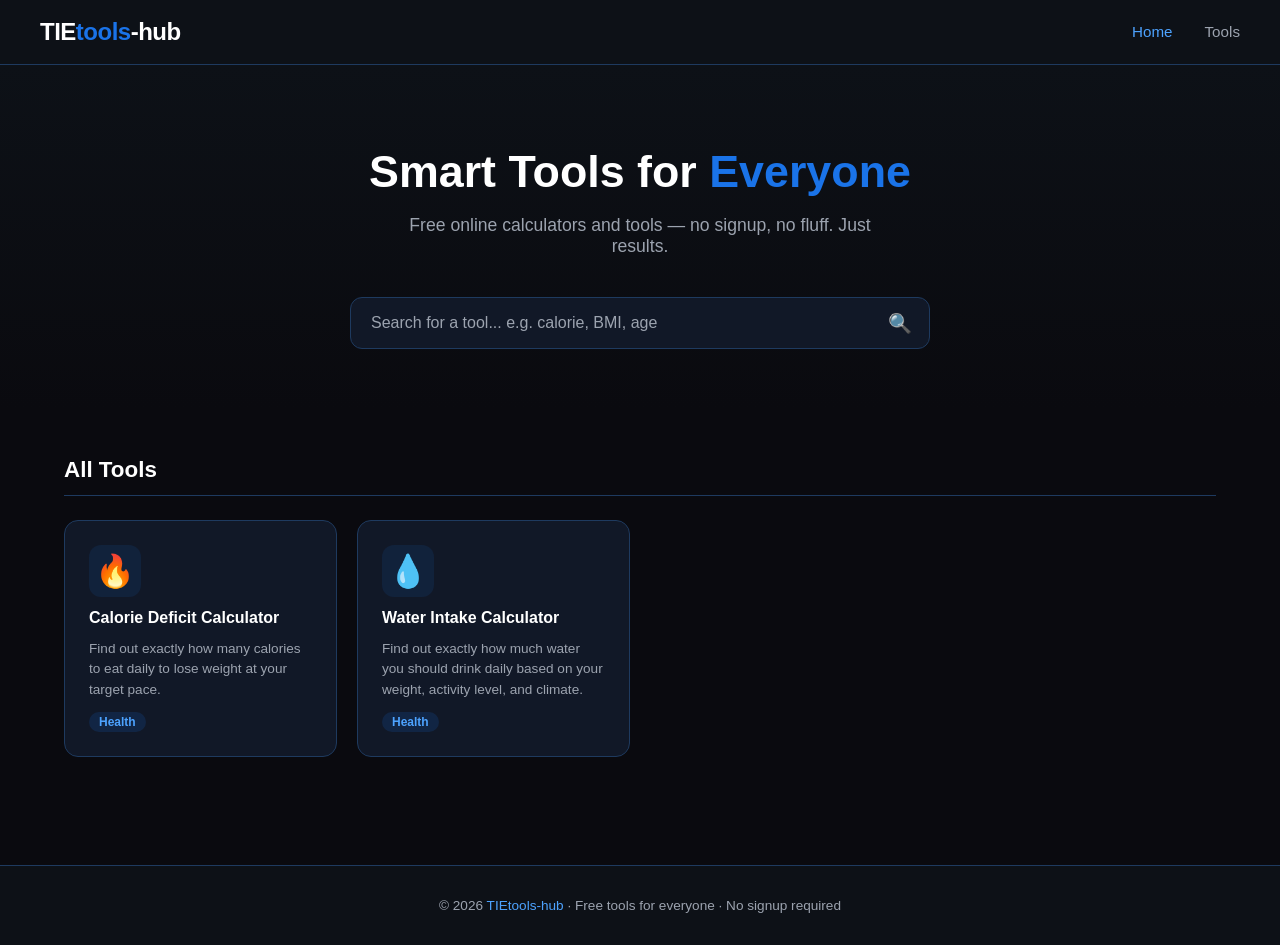
<file: index.html>
<!DOCTYPE html>
<html lang="en">
<head>
  <script async src="https://pagead2.googlesyndication.com/pagead/js/adsbygoogle.js?client=ca-pub-1051288456257067"
     crossorigin="anonymous"></script>
  <!-- Google tag (gtag.js) -->
  <meta charset="UTF-8" />
  <!-- Google tag (gtag.js) -->
<script async src="https://www.googletagmanager.com/gtag/js?id=G-N5N7JCWKTF"></script>
<script>
  window.dataLayer = window.dataLayer || [];
  function gtag(){dataLayer.push(arguments);}
  gtag('js', new Date());

  gtag('config', 'G-N5N7JCWKTF');
</script>
  <meta name="viewport" content="width=device-width, initial-scale=1.0" />
  <title>TIEtools-hub | Free Online Tools & Calculators</title>
  <meta name="description" content="TIEtools-hub offers free online calculators and tools for everyone. Health, finance, math, and more — fast, simple, no signup required." />
  <meta name="keywords" content="free online tools, calculators, unit converters, calorie calculator, TIEtools-hub" />
  <meta name="author" content="TIEtools-hub" />

  <!-- Open Graph (for sharing on social media) -->
  <meta property="og:title" content="TIEtools-hub | Free Online Tools & Calculators" />
  <meta property="og:description" content="Fast, free, and simple online tools for everyone. No signup, no fluff." />
  <meta property="og:type" content="website" />

  <link rel="stylesheet" href="style.css" />
</head>
<body>

  <!-- HEADER -->
  <header>
    <div class="nav-container">
      <div class="logo">TIE<span>tools</span>-hub</div>
      <nav>
        <ul>
          <li><a href="index.html" class="active">Home</a></li>
          <li><a href="#tools">Tools</a></li>
        </ul>
      </nav>
    </div>
  </header>

  <!-- HERO -->
  <section class="hero">
    <h1>Smart Tools for <span>Everyone</span></h1>
    <p>Free online calculators and tools — no signup, no fluff. Just results.</p>
    <div class="search-container">
      <input
        type="text"
        id="searchInput"
        placeholder="Search for a tool... e.g. calorie, BMI, age"
      />
      <span class="search-icon">🔍</span>
    </div>
  </section>

  <!-- TOOLS SECTION -->
  <section class="tools-section" id="tools">
    <h2 class="section-title">All Tools</h2>

    <div class="tools-grid" id="toolsGrid">

      <!-- TOOL CARD 1 -->
      <a href="tools/calorie-deficit-calculator.html" class="tool-card">
        <div class="tool-icon">🔥</div>
        <h3>Calorie Deficit Calculator</h3>
        <p>Find out exactly how many calories to eat daily to lose weight at your target pace.</p>
        <span class="tool-tag">Health</span>
      </a>

      <!-- TOOL CARD 2 -->
<a href="tools/water-intake-calculator.html" class="tool-card">
  <div class="tool-icon">💧</div>
  <h3>Water Intake Calculator</h3>
  <p>Find out exactly how much water you should drink daily based on your weight, activity level, and climate.</p>
  <span class="tool-tag">Health</span>
</a>
      <!-- ADD MORE TOOL CARDS HERE LATER -->

    </div>

    <!-- No results message -->
    <div class="no-results" id="noResults">
      <p>😕 No tools found for "<span id="searchTerm"></span>"</p>
      <p>Try searching something else like "calorie" or "BMI"</p>
    </div>

  </section>

  <!-- FOOTER -->
  <footer>
    <p>© 2026 <span>TIEtools-hub</span> · Free tools for everyone · No signup required</p>
  </footer>

  <script>
    // ===== SEARCH FUNCTIONALITY =====
    const searchInput = document.getElementById('searchInput');
    const toolsGrid = document.getElementById('toolsGrid');
    const noResults = document.getElementById('noResults');
    const searchTermSpan = document.getElementById('searchTerm');
    const toolCards = document.querySelectorAll('.tool-card');

    searchInput.addEventListener('input', function () {
      const query = this.value.toLowerCase().trim();
      let visibleCount = 0;

      toolCards.forEach(card => {
        const title = card.querySelector('h3').textContent.toLowerCase();
        const desc = card.querySelector('p').textContent.toLowerCase();
        const tag = card.querySelector('.tool-tag').textContent.toLowerCase();

        if (title.includes(query) || desc.includes(query) || tag.includes(query)) {
          card.style.display = 'flex';
          visibleCount++;
        } else {
          card.style.display = 'none';
        }
      });

      if (visibleCount === 0 && query !== '') {
        noResults.style.display = 'block';
        searchTermSpan.textContent = this.value;
      } else {
        noResults.style.display = 'none';
      }
    });
  </script>

</body>
</html>
</file>
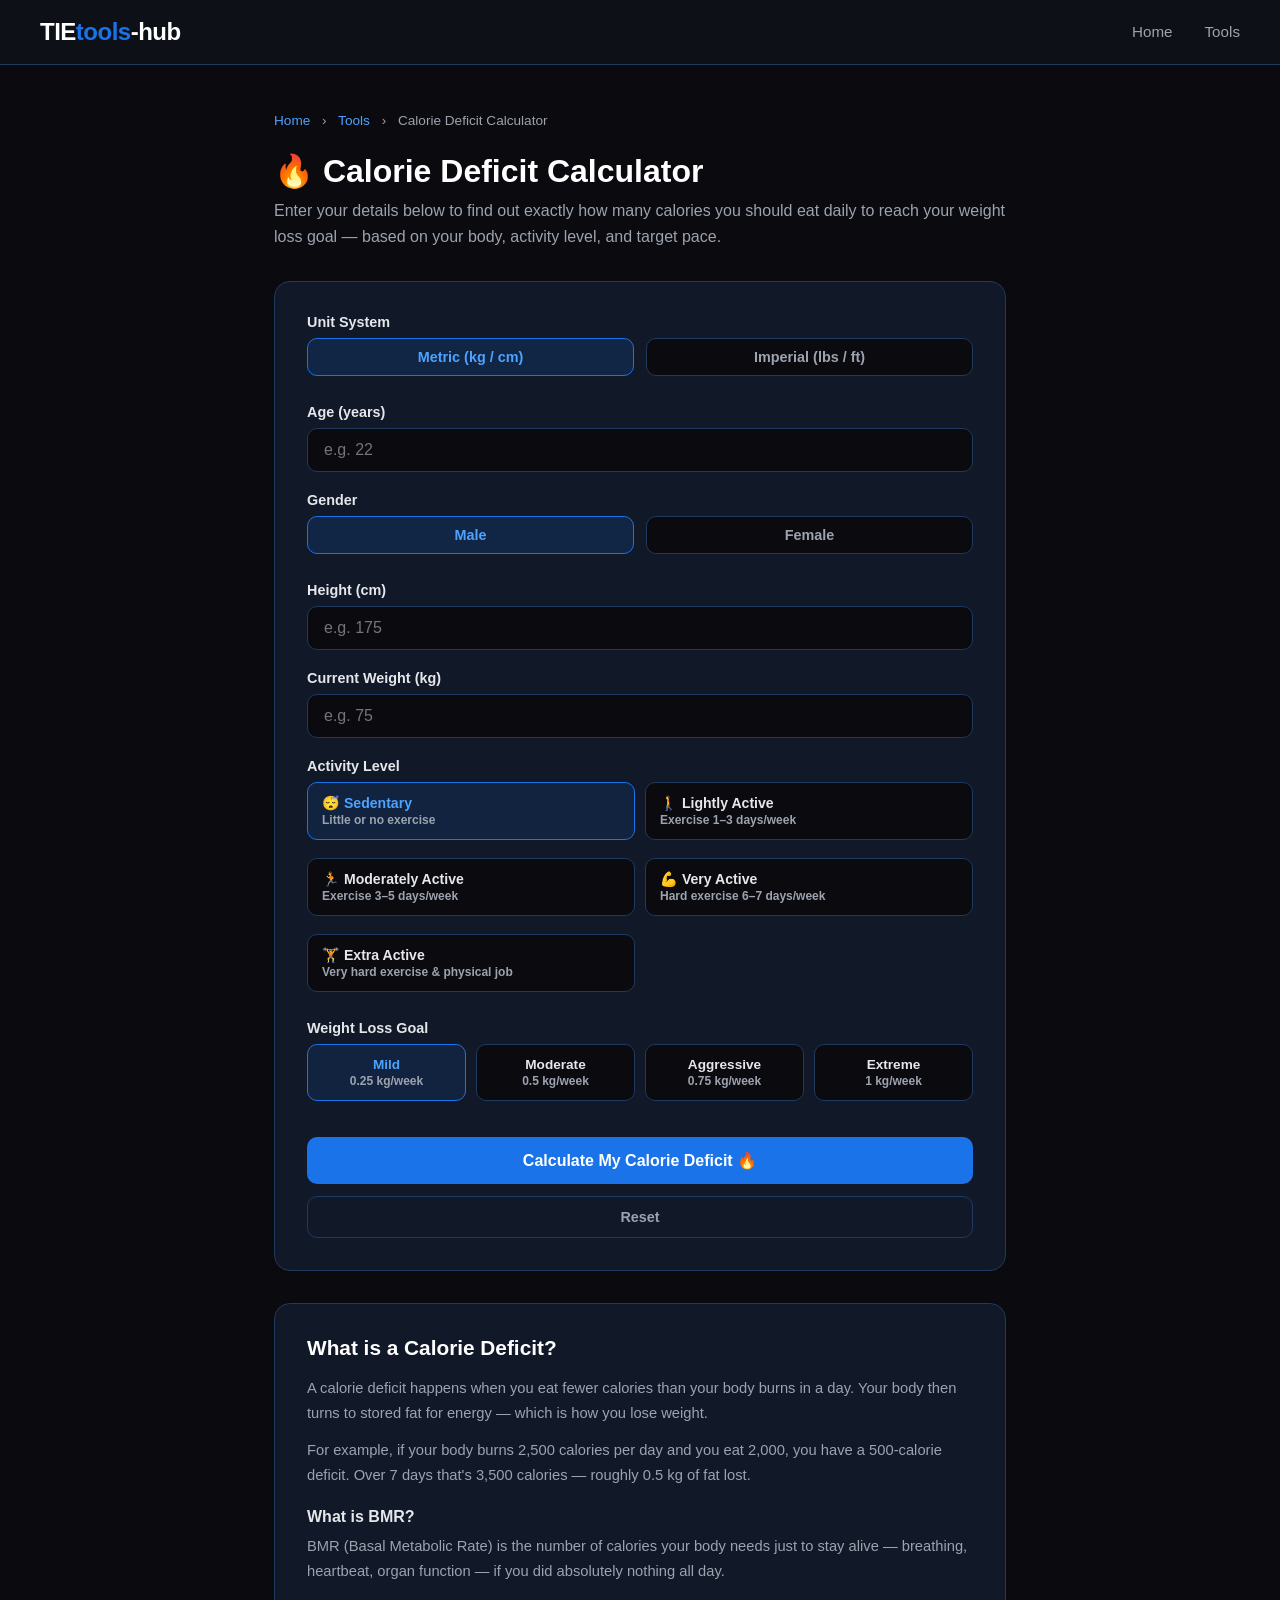
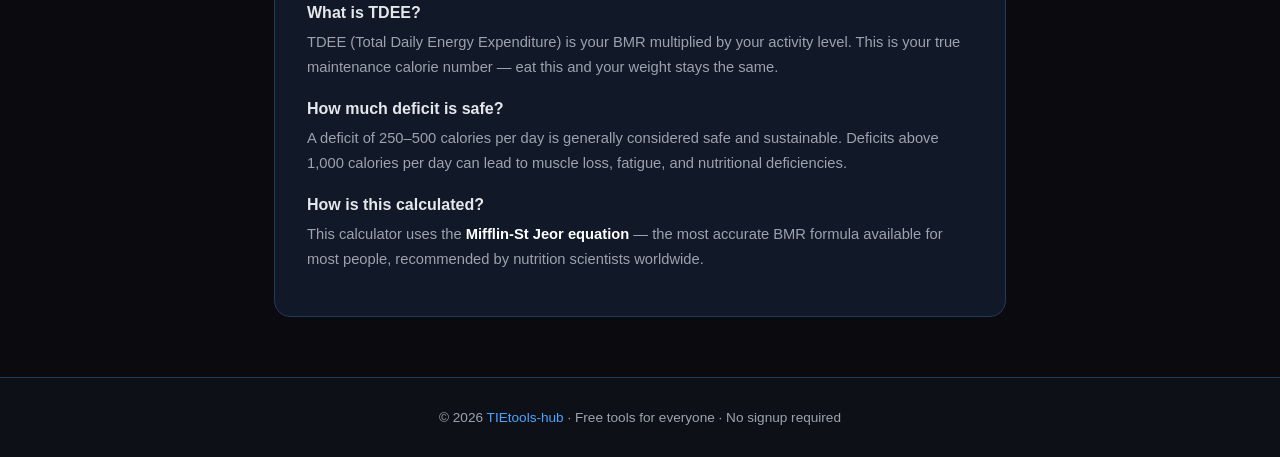
<file: tools/calorie-deficit-calculator.html>
<!DOCTYPE html>
<html lang="en">
<head>
  <script async src="https://pagead2.googlesyndication.com/pagead/js/adsbygoogle.js?client=ca-pub-1051288456257067"
     crossorigin="anonymous"></script>
  <meta charset="UTF-8" />
  <!-- Google tag (gtag.js) -->
<script async src="https://www.googletagmanager.com/gtag/js?id=G-N5N7JCWKTF"></script>
<script>
  window.dataLayer = window.dataLayer || [];
  function gtag(){dataLayer.push(arguments);}
  gtag('js', new Date());

  gtag('config', 'G-N5N7JCWKTF');
</script>
  <meta name="viewport" content="width=device-width, initial-scale=1.0" />
  <title>Calorie Deficit Calculator | TIEtools-hub</title>
  <meta name="description" content="Free calorie deficit calculator. Find out exactly how many calories to eat daily to lose weight. Calculates TDEE, BMR, and your ideal calorie target." />
  <meta name="keywords" content="calorie deficit calculator, how many calories to lose weight, TDEE calculator, BMR calculator, weight loss calculator, free calorie calculator" />
  <meta name="author" content="TIEtools-hub" />

  <meta property="og:title" content="Calorie Deficit Calculator | TIEtools-hub" />
  <meta property="og:description" content="Find out exactly how many calories to eat to lose weight at your target pace. Free, instant, no signup." />
  <meta property="og:type" content="website" />

  <link rel="stylesheet" href="../style.css" />

  <style>
    .activity-grid {
      display: grid;
      grid-template-columns: 1fr 1fr;
      gap: 10px;
    }

    .activity-option input[type="radio"] {
      display: none;
    }

    .activity-option label {
      display: flex;
      flex-direction: column;
      padding: 12px 14px;
      background: var(--bg-dark);
      border: 1.5px solid var(--border);
      border-radius: 10px;
      cursor: pointer;
      transition: all 0.2s;
    }

    .activity-option label .act-title {
      font-size: 0.88rem;
      font-weight: 700;
      color: var(--text-light);
      margin-bottom: 2px;
    }

    .activity-option label .act-desc {
      font-size: 0.75rem;
      color: var(--text-gray);
    }

    .activity-option input[type="radio"]:checked + label {
      border-color: var(--primary);
      background: rgba(26, 115, 232, 0.12);
    }

    .activity-option input[type="radio"]:checked + label .act-title {
      color: var(--primary-light);
    }

    .goal-bar {
      display: flex;
      gap: 10px;
      flex-wrap: wrap;
    }

    .goal-option {
      flex: 1;
      min-width: 120px;
    }

    .goal-option input[type="radio"] {
      display: none;
    }

    .goal-option label {
      display: flex;
      flex-direction: column;
      align-items: center;
      padding: 12px;
      background: var(--bg-dark);
      border: 1.5px solid var(--border);
      border-radius: 10px;
      cursor: pointer;
      transition: all 0.2s;
      text-align: center;
    }

    .goal-option label .goal-title {
      font-size: 0.85rem;
      font-weight: 700;
      color: var(--text-light);
    }

    .goal-option label .goal-sub {
      font-size: 0.75rem;
      color: var(--text-gray);
      margin-top: 2px;
    }

    .goal-option input[type="radio"]:checked + label {
      border-color: var(--primary);
      background: rgba(26, 115, 232, 0.12);
    }

    .goal-option input[type="radio"]:checked + label .goal-title {
      color: var(--primary-light);
    }

    .weight-plan {
      margin-top: 20px;
    }

    .weight-plan-title {
      font-size: 0.95rem;
      font-weight: 700;
      color: var(--text-light);
      margin-bottom: 16px;
    }

    .plan-row {
      display: flex;
      justify-content: space-between;
      align-items: center;
      padding: 10px 0;
      border-bottom: 1px solid var(--border);
      font-size: 0.88rem;
    }

    .plan-row:last-child {
      border-bottom: none;
    }

    .plan-row .plan-label {
      color: var(--text-gray);
    }

    .plan-row .plan-value {
      font-weight: 700;
      color: var(--text-white);
    }

    .plan-row.highlighted .plan-value {
      color: var(--primary-light);
      font-size: 1rem;
    }

    .reset-btn {
      width: 100%;
      padding: 12px;
      background: transparent;
      color: var(--text-gray);
      border: 1.5px solid var(--border);
      border-radius: 10px;
      font-size: 0.9rem;
      font-weight: 600;
      cursor: pointer;
      transition: all 0.2s;
      margin-top: 12px;
    }

    .reset-btn:hover {
      border-color: var(--primary);
      color: var(--primary-light);
    }

    @media (max-width: 480px) {
      .activity-grid {
        grid-template-columns: 1fr;
      }

      .goal-bar {
        flex-direction: column;
      }
    }
  </style>
</head>
<body>

  <!-- HEADER -->
  <header>
    <div class="nav-container">
      <div class="logo">TIE<span>tools</span>-hub</div>
      <nav>
        <ul>
          <li><a href="../index.html">Home</a></li>
          <li><a href="../index.html#tools">Tools</a></li>
        </ul>
      </nav>
    </div>
  </header>

  <!-- MAIN -->
  <main class="tool-page-wrapper">

    <!-- BREADCRUMB -->
    <div class="breadcrumb">
      <a href="../index.html">Home</a>
      <span>›</span>
      <a href="../index.html#tools">Tools</a>
      <span>›</span>
      Calorie Deficit Calculator
    </div>

    <!-- TOOL HEADER -->
    <div class="tool-header">
      <h1>🔥 Calorie Deficit Calculator</h1>
      <p>Enter your details below to find out exactly how many calories you should eat daily to reach your weight loss goal — based on your body, activity level, and target pace.</p>
    </div>

    <!-- CALCULATOR CARD -->
    <div class="calc-card">

      <!-- UNIT TOGGLE -->
      <div class="form-group">
        <label>Unit System</label>
        <div class="radio-group">
          <div class="radio-option">
            <input type="radio" name="unit" id="metric" value="metric" checked />
            <label for="metric">Metric (kg / cm)</label>
          </div>
          <div class="radio-option">
            <input type="radio" name="unit" id="imperial" value="imperial" />
            <label for="imperial">Imperial (lbs / ft)</label>
          </div>
        </div>
      </div>

      <!-- AGE -->
      <div class="form-group">
        <label for="age">Age (years)</label>
        <input type="number" id="age" placeholder="e.g. 22" min="10" max="100" />
      </div>

      <!-- GENDER -->
      <div class="form-group">
        <label>Gender</label>
        <div class="radio-group">
          <div class="radio-option">
            <input type="radio" name="gender" id="male" value="male" checked />
            <label for="male">Male</label>
          </div>
          <div class="radio-option">
            <input type="radio" name="gender" id="female" value="female" />
            <label for="female">Female</label>
          </div>
        </div>
      </div>

      <!-- HEIGHT -->
      <div class="form-group" id="heightMetricGroup">
        <label for="heightCm">Height (cm)</label>
        <input type="number" id="heightCm" placeholder="e.g. 175" min="100" max="250" />
      </div>

      <div class="form-group" id="heightImperialGroup" style="display:none;">
        <label>Height</label>
        <div style="display:flex; gap:12px;">
          <input type="number" id="heightFt" placeholder="Feet e.g. 5" min="1" max="8" style="flex:1;" />
          <input type="number" id="heightIn" placeholder="Inches e.g. 9" min="0" max="11" style="flex:1;" />
        </div>
      </div>

      <!-- WEIGHT -->
      <div class="form-group" id="weightMetricGroup">
        <label for="weightKg">Current Weight (kg)</label>
        <input type="number" id="weightKg" placeholder="e.g. 75" min="20" max="300" />
      </div>

      <div class="form-group" id="weightImperialGroup" style="display:none;">
        <label for="weightLbs">Current Weight (lbs)</label>
        <input type="number" id="weightLbs" placeholder="e.g. 165" min="44" max="660" />
      </div>

      <!-- ACTIVITY LEVEL -->
      <div class="form-group">
        <label>Activity Level</label>
        <div class="activity-grid">
          <div class="activity-option">
            <input type="radio" name="activity" id="sedentary" value="1.2" checked />
            <label for="sedentary">
              <span class="act-title">😴 Sedentary</span>
              <span class="act-desc">Little or no exercise</span>
            </label>
          </div>
          <div class="activity-option">
            <input type="radio" name="activity" id="light" value="1.375" />
            <label for="light">
              <span class="act-title">🚶 Lightly Active</span>
              <span class="act-desc">Exercise 1–3 days/week</span>
            </label>
          </div>
          <div class="activity-option">
            <input type="radio" name="activity" id="moderate" value="1.55" />
            <label for="moderate">
              <span class="act-title">🏃 Moderately Active</span>
              <span class="act-desc">Exercise 3–5 days/week</span>
            </label>
          </div>
          <div class="activity-option">
            <input type="radio" name="activity" id="very" value="1.725" />
            <label for="very">
              <span class="act-title">💪 Very Active</span>
              <span class="act-desc">Hard exercise 6–7 days/week</span>
            </label>
          </div>
          <div class="activity-option">
            <input type="radio" name="activity" id="extra" value="1.9" />
            <label for="extra">
              <span class="act-title">🏋️ Extra Active</span>
              <span class="act-desc">Very hard exercise & physical job</span>
            </label>
          </div>
        </div>
      </div>

      <!-- GOAL -->
      <div class="form-group">
        <label>Weight Loss Goal</label>
        <div class="goal-bar">
          <div class="goal-option">
            <input type="radio" name="goal" id="mild" value="250" checked />
            <label for="mild">
              <span class="goal-title">Mild</span>
              <span class="goal-sub">0.25 kg/week</span>
            </label>
          </div>
          <div class="goal-option">
            <input type="radio" name="goal" id="moderate_loss" value="500" />
            <label for="moderate_loss">
              <span class="goal-title">Moderate</span>
              <span class="goal-sub">0.5 kg/week</span>
            </label>
          </div>
          <div class="goal-option">
            <input type="radio" name="goal" id="aggressive" value="750" />
            <label for="aggressive">
              <span class="goal-title">Aggressive</span>
              <span class="goal-sub">0.75 kg/week</span>
            </label>
          </div>
          <div class="goal-option">
            <input type="radio" name="goal" id="extreme" value="1000" />
            <label for="extreme">
              <span class="goal-title">Extreme</span>
              <span class="goal-sub">1 kg/week</span>
            </label>
          </div>
        </div>
      </div>

      <!-- CALCULATE BUTTON -->
      <button class="calc-btn" onclick="calculate()">Calculate My Calorie Deficit 🔥</button>
      <button class="reset-btn" onclick="resetForm()">Reset</button>

    </div>

    <!-- RESULTS CARD -->
    <div class="results-card" id="resultsCard">
      <div class="results-title">📊 Your Results</div>

      <!-- BIG NUMBER -->
      <div class="result-highlight">
        <span class="big-number" id="deficitCalories">—</span>
        <div class="big-label">Calories to eat per day to lose weight</div>
      </div>

      <!-- STAT GRID -->
      <div class="result-grid">
        <div class="result-item">
          <span class="result-value" id="bmrResult">—</span>
          <span class="result-label">BMR (Base Metabolism)</span>
        </div>
        <div class="result-item">
          <span class="result-value" id="tdeeResult">—</span>
          <span class="result-label">TDEE (Maintenance)</span>
        </div>
        <div class="result-item">
          <span class="result-value" id="deficitAmount">—</span>
          <span class="result-label">Daily Calorie Deficit</span>
        </div>
        <div class="result-item">
          <span class="result-value" id="lossPerWeek">—</span>
          <span class="result-label">Est. Loss Per Week</span>
        </div>
      </div>

      <!-- WEEKLY PLAN -->
      <div class="weight-plan">
        <div class="weight-plan-title">📅 Projected Weight Loss Plan</div>
        <div class="plan-row highlighted">
          <span class="plan-label">In 1 month</span>
          <span class="plan-value" id="loss1month">—</span>
        </div>
        <div class="plan-row">
          <span class="plan-label">In 3 months</span>
          <span class="plan-value" id="loss3months">—</span>
        </div>
        <div class="plan-row">
          <span class="plan-label">In 6 months</span>
          <span class="plan-value" id="loss6months">—</span>
        </div>
      </div>

      <!-- TIP -->
      <div class="result-tip" id="resultTip"></div>
    </div>

    <!-- INFO SECTION -->
    <div class="info-section">
      <h2>What is a Calorie Deficit?</h2>
      <p>A calorie deficit happens when you eat fewer calories than your body burns in a day. Your body then turns to stored fat for energy — which is how you lose weight.</p>
      <p>For example, if your body burns 2,500 calories per day and you eat 2,000, you have a 500-calorie deficit. Over 7 days that's 3,500 calories — roughly 0.5 kg of fat lost.</p>

      <h3>What is BMR?</h3>
      <p>BMR (Basal Metabolic Rate) is the number of calories your body needs just to stay alive — breathing, heartbeat, organ function — if you did absolutely nothing all day.</p>

      <h3>What is TDEE?</h3>
      <p>TDEE (Total Daily Energy Expenditure) is your BMR multiplied by your activity level. This is your true maintenance calorie number — eat this and your weight stays the same.</p>

      <h3>How much deficit is safe?</h3>
      <p>A deficit of 250–500 calories per day is generally considered safe and sustainable. Deficits above 1,000 calories per day can lead to muscle loss, fatigue, and nutritional deficiencies.</p>

      <h3>How is this calculated?</h3>
      <p>This calculator uses the <strong style="color: var(--text-white);">Mifflin-St Jeor equation</strong> — the most accurate BMR formula available for most people, recommended by nutrition scientists worldwide.</p>
    </div>

  </main>

  <!-- FOOTER -->
  <footer>
    <p>© 2026 <span>TIEtools-hub</span> · Free tools for everyone · No signup required</p>
  </footer>

  <script>
    // ===== UNIT TOGGLE =====
    const unitRadios = document.querySelectorAll('input[name="unit"]');
    unitRadios.forEach(radio => {
      radio.addEventListener('change', function () {
        const isMetric = this.value === 'metric';
        document.getElementById('heightMetricGroup').style.display = isMetric ? 'block' : 'none';
        document.getElementById('heightImperialGroup').style.display = isMetric ? 'none' : 'block';
        document.getElementById('weightMetricGroup').style.display = isMetric ? 'block' : 'none';
        document.getElementById('weightImperialGroup').style.display = isMetric ? 'none' : 'block';
        document.querySelector('label[for="weightKg"]') && resetForm();
      });
    });

    // ===== CALCULATE =====
    function calculate() {
      const unit = document.querySelector('input[name="unit"]:checked').value;
      const age = parseFloat(document.getElementById('age').value);
      const gender = document.querySelector('input[name="gender"]:checked').value;
      const activity = parseFloat(document.querySelector('input[name="activity"]:checked').value);
      const goal = parseFloat(document.querySelector('input[name="goal"]:checked').value);

      let weightKg, heightCm;

      if (unit === 'metric') {
        weightKg = parseFloat(document.getElementById('weightKg').value);
        heightCm = parseFloat(document.getElementById('heightCm').value);
      } else {
        const lbs = parseFloat(document.getElementById('weightLbs').value);
        const ft = parseFloat(document.getElementById('heightFt').value) || 0;
        const inches = parseFloat(document.getElementById('heightIn').value) || 0;
        weightKg = lbs * 0.453592;
        heightCm = (ft * 30.48) + (inches * 2.54);
      }

      // Validation
      if (!age || !weightKg || !heightCm || isNaN(age) || isNaN(weightKg) || isNaN(heightCm)) {
        alert('Please fill in all fields correctly.');
        return;
      }

      if (age < 10 || age > 100) { alert('Please enter a valid age between 10 and 100.'); return; }
      if (weightKg < 20 || weightKg > 300) { alert('Please enter a valid weight.'); return; }
      if (heightCm < 100 || heightCm > 250) { alert('Please enter a valid height.'); return; }

      // Mifflin-St Jeor BMR
      let bmr;
      if (gender === 'male') {
        bmr = (10 * weightKg) + (6.25 * heightCm) - (5 * age) + 5;
      } else {
        bmr = (10 * weightKg) + (6.25 * heightCm) - (5 * age) - 161;
      }

      const tdee = bmr * activity;
      const deficitCalories = Math.max(tdee - goal, 1200); // never below 1200
      const actualDeficit = tdee - deficitCalories;
      const lossPerWeek = (actualDeficit * 7) / 7700; // kg per week

      // Projections
      const loss1m = lossPerWeek * 4.33;
      const loss3m = lossPerWeek * 13;
      const loss6m = lossPerWeek * 26;

      // Display
      document.getElementById('bmrResult').textContent = Math.round(bmr) + ' cal';
      document.getElementById('tdeeResult').textContent = Math.round(tdee) + ' cal';
      document.getElementById('deficitCalories').textContent = Math.round(deficitCalories) + ' cal/day';
      document.getElementById('deficitAmount').textContent = Math.round(actualDeficit) + ' cal';
      document.getElementById('lossPerWeek').textContent = lossPerWeek.toFixed(2) + ' kg';
      document.getElementById('loss1month').textContent = loss1m.toFixed(1) + ' kg';
      document.getElementById('loss3months').textContent = loss3m.toFixed(1) + ' kg';
      document.getElementById('loss6months').textContent = loss6m.toFixed(1) + ' kg';

      // Tip
      let tip = '';
      if (deficitCalories <= 1200) {
        tip = '⚠️ Your calculated target is very low. We\'ve set a safe minimum of 1,200 cal/day. Consider choosing a milder goal or consulting a nutritionist.';
      } else if (goal >= 750) {
        tip = '💡 Aggressive deficits work faster but are harder to maintain. Make sure you\'re getting enough protein (at least 1.6g per kg of body weight) to preserve muscle.';
      } else {
        tip = '✅ Great choice! A moderate deficit is the most sustainable approach. Pair it with strength training and 7–8 hours of sleep for best results.';
      }
      document.getElementById('resultTip').textContent = tip;

      // Show results
      const resultsCard = document.getElementById('resultsCard');
      resultsCard.classList.add('visible');
      resultsCard.scrollIntoView({ behavior: 'smooth', block: 'start' });
    }

    // ===== RESET =====
    function resetForm() {
      document.getElementById('age').value = '';
      document.getElementById('heightCm').value = '';
      document.getElementById('weightKg').value = '';
      document.getElementById('heightFt').value = '';
      document.getElementById('heightIn').value = '';
      document.getElementById('weightLbs').value = '';
      document.getElementById('resultsCard').classList.remove('visible');
      document.querySelector('input[name="unit"][value="metric"]').checked = true;
      document.querySelector('input[name="gender"][value="male"]').checked = true;
      document.querySelector('input[name="activity"][value="1.2"]').checked = true;
      document.querySelector('input[name="goal"][value="250"]').checked = true;
      document.getElementById('heightMetricGroup').style.display = 'block';
      document.getElementById('heightImperialGroup').style.display = 'none';
      document.getElementById('weightMetricGroup').style.display = 'block';
      document.getElementById('weightImperialGroup').style.display = 'none';
      window.scrollTo({ top: 0, behavior: 'smooth' });
    }
  </script>

</body>
</html>
</file>
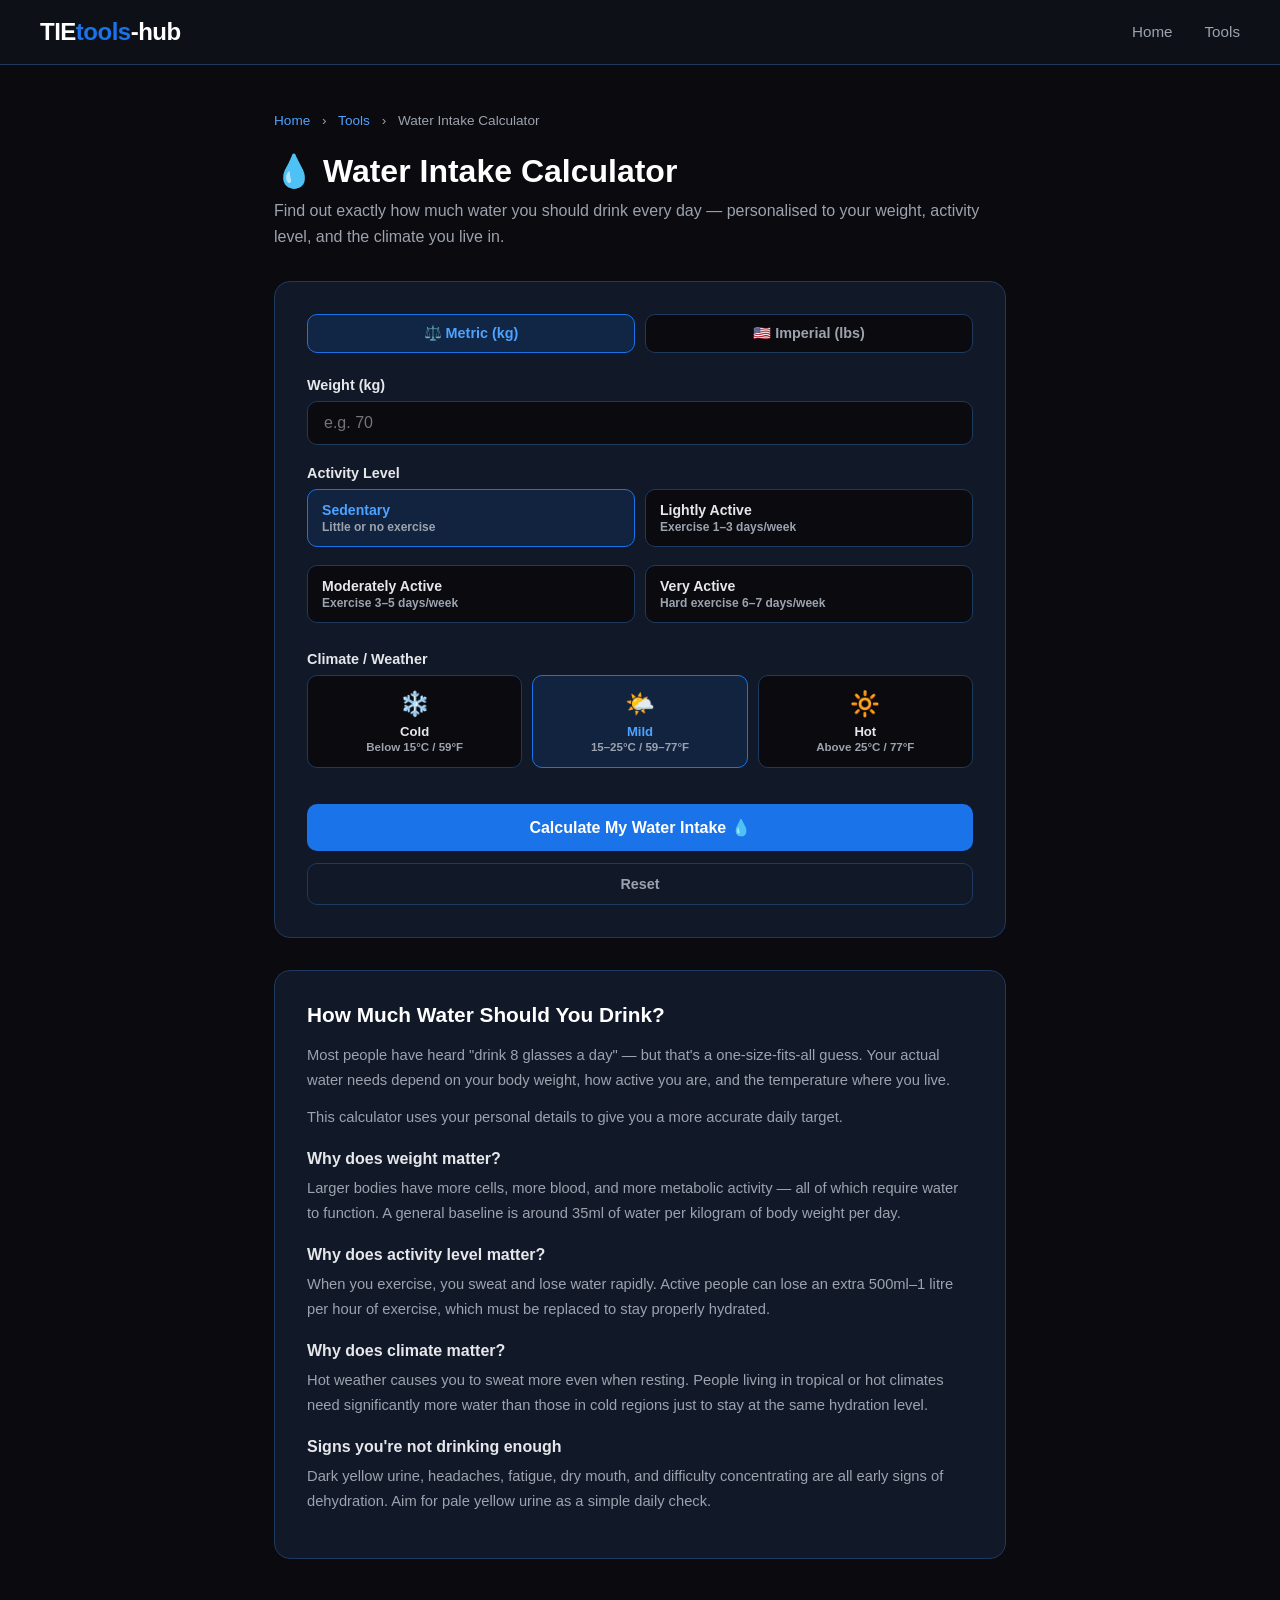
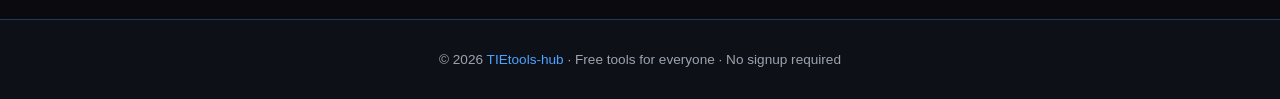
<file: tools/water-intake-calculator.html>
<!DOCTYPE html>
<html lang="en">
<head>
   <script async src="https://pagead2.googlesyndication.com/pagead/js/adsbygoogle.js?client=ca-pub-1051288456257067"
     crossorigin="anonymous"></script>
  <meta charset="UTF-8" />
  <!-- Google tag (gtag.js) -->
  <script async src="https://www.googletagmanager.com/gtag/js?id=G-N5N7JCWKTF"></script>
  <script>
    window.dataLayer = window.dataLayer || [];
    function gtag(){dataLayer.push(arguments);}
    gtag('js', new Date());
    gtag('config', 'G-N5N7JCWKTF');
  </script>
  <meta name="viewport" content="width=device-width, initial-scale=1.0" />
  <title>Water Intake Calculator | TIEtools-hub</title>
  <meta name="description" content="Free water intake calculator. Find out exactly how much water you should drink daily based on your weight, activity level, and climate. Instant, no signup." />
  <meta name="keywords" content="water intake calculator, how much water should I drink, daily water intake, hydration calculator, water calculator" />
  <meta name="author" content="TIEtools-hub" />

  <meta property="og:title" content="Water Intake Calculator | TIEtools-hub" />
  <meta property="og:description" content="Find out exactly how much water you should drink daily. Free, instant, no signup." />
  <meta property="og:type" content="website" />

  <link rel="stylesheet" href="../style.css" />

  <style>
    .activity-grid {
      display: grid;
      grid-template-columns: 1fr 1fr;
      gap: 10px;
    }

    .activity-option input[type="radio"] {
      display: none;
    }

    .activity-option label {
      display: flex;
      flex-direction: column;
      padding: 12px 14px;
      background: var(--bg-dark);
      border: 1.5px solid var(--border);
      border-radius: 10px;
      cursor: pointer;
      transition: all 0.2s;
    }

    .activity-option label .act-title {
      font-size: 0.88rem;
      font-weight: 700;
      color: var(--text-light);
      margin-bottom: 2px;
    }

    .activity-option label .act-desc {
      font-size: 0.75rem;
      color: var(--text-gray);
    }

    .activity-option input[type="radio"]:checked + label {
      border-color: var(--primary);
      background: rgba(26, 115, 232, 0.12);
    }

    .activity-option input[type="radio"]:checked + label .act-title {
      color: var(--primary-light);
    }

    .climate-grid {
      display: grid;
      grid-template-columns: 1fr 1fr 1fr;
      gap: 10px;
    }

    .climate-option input[type="radio"] {
      display: none;
    }

    .climate-option label {
      display: flex;
      flex-direction: column;
      align-items: center;
      padding: 14px 10px;
      background: var(--bg-dark);
      border: 1.5px solid var(--border);
      border-radius: 10px;
      cursor: pointer;
      transition: all 0.2s;
      text-align: center;
    }

    .climate-option label .climate-icon {
      font-size: 1.5rem;
      margin-bottom: 6px;
    }

    .climate-option label .climate-title {
      font-size: 0.82rem;
      font-weight: 700;
      color: var(--text-light);
    }

    .climate-option label .climate-desc {
      font-size: 0.72rem;
      color: var(--text-gray);
      margin-top: 2px;
    }

    .climate-option input[type="radio"]:checked + label {
      border-color: var(--primary);
      background: rgba(26, 115, 232, 0.12);
    }

    .climate-option input[type="radio"]:checked + label .climate-title {
      color: var(--primary-light);
    }

    .unit-toggle {
      display: flex;
      gap: 10px;
      margin-bottom: 24px;
    }

    .unit-toggle input[type="radio"] {
      display: none;
    }

    .unit-toggle label {
      flex: 1;
      text-align: center;
      padding: 10px;
      background: var(--bg-dark);
      border: 1.5px solid var(--border);
      border-radius: 10px;
      cursor: pointer;
      font-size: 0.9rem;
      font-weight: 600;
      color: var(--text-gray);
      transition: all 0.2s;
    }

    .unit-toggle input[type="radio"]:checked + label {
      border-color: var(--primary);
      background: rgba(26, 115, 232, 0.15);
      color: var(--primary-light);
    }

    .cups-breakdown {
      background: var(--bg-dark);
      border-radius: 12px;
      padding: 16px 20px;
      margin-top: 16px;
    }

    .cups-breakdown-title {
      font-size: 0.85rem;
      font-weight: 700;
      color: var(--text-gray);
      margin-bottom: 12px;
      text-transform: uppercase;
      letter-spacing: 0.5px;
    }

    .cups-row {
      display: flex;
      justify-content: space-between;
      align-items: center;
      padding: 8px 0;
      border-bottom: 1px solid var(--border);
      font-size: 0.88rem;
    }

    .cups-row:last-child {
      border-bottom: none;
    }

    .cups-row .cups-label {
      color: var(--text-gray);
    }

    .cups-row .cups-value {
      font-weight: 700;
      color: var(--text-white);
    }

    .reset-btn {
      width: 100%;
      padding: 12px;
      background: transparent;
      color: var(--text-gray);
      border: 1.5px solid var(--border);
      border-radius: 10px;
      font-size: 0.9rem;
      font-weight: 600;
      cursor: pointer;
      transition: all 0.2s;
      margin-top: 12px;
    }

    .reset-btn:hover {
      border-color: var(--primary);
      color: var(--primary-light);
    }

    .water-visual {
      display: flex;
      gap: 8px;
      flex-wrap: wrap;
      margin: 16px 0;
      justify-content: center;
    }

    .water-glass {
      font-size: 1.6rem;
    }

    @media (max-width: 480px) {
      .activity-grid {
        grid-template-columns: 1fr;
      }
      .climate-grid {
        grid-template-columns: 1fr 1fr 1fr;
      }
    }
  </style>
</head>
<body>

  <!-- HEADER -->
  <header>
    <div class="nav-container">
      <div class="logo">TIE<span>tools</span>-hub</div>
      <nav>
        <ul>
          <li><a href="../index.html">Home</a></li>
          <li><a href="../index.html#tools">Tools</a></li>
        </ul>
      </nav>
    </div>
  </header>

  <!-- MAIN -->
  <main class="tool-page-wrapper">

    <!-- BREADCRUMB -->
    <div class="breadcrumb">
      <a href="../index.html">Home</a>
      <span>›</span>
      <a href="../index.html#tools">Tools</a>
      <span>›</span>
      Water Intake Calculator
    </div>

    <!-- TOOL HEADER -->
    <div class="tool-header">
      <h1>💧 Water Intake Calculator</h1>
      <p>Find out exactly how much water you should drink every day — personalised to your weight, activity level, and the climate you live in.</p>
    </div>

    <!-- CALCULATOR CARD -->
    <div class="calc-card">

      <!-- UNIT TOGGLE -->
      <div class="unit-toggle">
        <input type="radio" name="unit" id="unitMetric" value="metric" checked />
        <label for="unitMetric">⚖️ Metric (kg)</label>
        <input type="radio" name="unit" id="unitImperial" value="imperial" />
        <label for="unitImperial">🇺🇸 Imperial (lbs)</label>
      </div>

      <!-- WEIGHT METRIC -->
      <div class="form-group" id="weightMetricGroup">
        <label for="weightKg">Weight (kg)</label>
        <input type="number" id="weightKg" placeholder="e.g. 70" min="20" max="300" />
      </div>

      <!-- WEIGHT IMPERIAL -->
      <div class="form-group" id="weightImperialGroup" style="display:none;">
        <label for="weightLbs">Weight (lbs)</label>
        <input type="number" id="weightLbs" placeholder="e.g. 154" min="44" max="660" />
      </div>

      <!-- ACTIVITY LEVEL -->
      <div class="form-group">
        <label>Activity Level</label>
        <div class="activity-grid">
          <div class="activity-option">
            <input type="radio" name="activity" id="actSedentary" value="1.0" checked />
            <label for="actSedentary">
              <span class="act-title">Sedentary</span>
              <span class="act-desc">Little or no exercise</span>
            </label>
          </div>
          <div class="activity-option">
            <input type="radio" name="activity" id="actLight" value="1.12" />
            <label for="actLight">
              <span class="act-title">Lightly Active</span>
              <span class="act-desc">Exercise 1–3 days/week</span>
            </label>
          </div>
          <div class="activity-option">
            <input type="radio" name="activity" id="actModerate" value="1.25" />
            <label for="actModerate">
              <span class="act-title">Moderately Active</span>
              <span class="act-desc">Exercise 3–5 days/week</span>
            </label>
          </div>
          <div class="activity-option">
            <input type="radio" name="activity" id="actVery" value="1.45" />
            <label for="actVery">
              <span class="act-title">Very Active</span>
              <span class="act-desc">Hard exercise 6–7 days/week</span>
            </label>
          </div>
        </div>
      </div>

      <!-- CLIMATE -->
      <div class="form-group">
        <label>Climate / Weather</label>
        <div class="climate-grid">
          <div class="climate-option">
            <input type="radio" name="climate" id="climateCold" value="0" />
            <label for="climateCold">
              <span class="climate-icon">❄️</span>
              <span class="climate-title">Cold</span>
              <span class="climate-desc">Below 15°C / 59°F</span>
            </label>
          </div>
          <div class="climate-option">
            <input type="radio" name="climate" id="climateMild" value="0.3" checked />
            <label for="climateMild">
              <span class="climate-icon">🌤️</span>
              <span class="climate-title">Mild</span>
              <span class="climate-desc">15–25°C / 59–77°F</span>
            </label>
          </div>
          <div class="climate-option">
            <input type="radio" name="climate" id="climateHot" value="0.6" />
            <label for="climateHot">
              <span class="climate-icon">🔆</span>
              <span class="climate-title">Hot</span>
              <span class="climate-desc">Above 25°C / 77°F</span>
            </label>
          </div>
        </div>
      </div>

      <!-- CALCULATE BUTTON -->
      <button class="calc-btn" onclick="calculate()">Calculate My Water Intake 💧</button>
      <button class="reset-btn" onclick="resetForm()">Reset</button>

    </div>

    <!-- RESULTS CARD -->
    <div class="results-card" id="resultsCard">
      <div class="results-title">💧 Your Daily Water Intake</div>

      <!-- BIG NUMBER -->
      <div class="result-highlight">
        <span class="big-number" id="totalLitres">—</span>
        <div class="big-label">Litres of water per day</div>
      </div>

      <!-- WATER GLASSES VISUAL -->
      <div class="water-visual" id="waterVisual"></div>

      <!-- STAT GRID -->
      <div class="result-grid">
        <div class="result-item">
          <span class="result-value" id="totalMl">—</span>
          <span class="result-label">Millilitres (ml)</span>
        </div>
        <div class="result-item">
          <span class="result-value" id="totalOz">—</span>
          <span class="result-label">Fluid Ounces (fl oz)</span>
        </div>
        <div class="result-item">
          <span class="result-value" id="totalCups">—</span>
          <span class="result-label">Cups (250ml each)</span>
        </div>
        <div class="result-item">
          <span class="result-value" id="totalGlasses">—</span>
          <span class="result-label">Glasses (330ml each)</span>
        </div>
      </div>

      <!-- BREAKDOWN -->
      <div class="cups-breakdown">
        <div class="cups-breakdown-title">📅 How to spread it through the day</div>
        <div class="cups-row">
          <span class="cups-label">☀️ Morning (wake up – 12pm)</span>
          <span class="cups-value" id="morning">—</span>
        </div>
        <div class="cups-row">
          <span class="cups-label">🌤️ Afternoon (12pm – 6pm)</span>
          <span class="cups-value" id="afternoon">—</span>
        </div>
        <div class="cups-row">
          <span class="cups-label">🌙 Evening (6pm – bedtime)</span>
          <span class="cups-value" id="evening">—</span>
        </div>
      </div>

      <!-- TIP -->
      <div class="result-tip" id="resultTip" style="margin-top:16px;"></div>
    </div>

    <!-- INFO SECTION -->
    <div class="info-section">
      <h2>How Much Water Should You Drink?</h2>
      <p>Most people have heard "drink 8 glasses a day" — but that's a one-size-fits-all guess. Your actual water needs depend on your body weight, how active you are, and the temperature where you live.</p>
      <p>This calculator uses your personal details to give you a more accurate daily target.</p>

      <h3>Why does weight matter?</h3>
      <p>Larger bodies have more cells, more blood, and more metabolic activity — all of which require water to function. A general baseline is around 35ml of water per kilogram of body weight per day.</p>

      <h3>Why does activity level matter?</h3>
      <p>When you exercise, you sweat and lose water rapidly. Active people can lose an extra 500ml–1 litre per hour of exercise, which must be replaced to stay properly hydrated.</p>

      <h3>Why does climate matter?</h3>
      <p>Hot weather causes you to sweat more even when resting. People living in tropical or hot climates need significantly more water than those in cold regions just to stay at the same hydration level.</p>

      <h3>Signs you're not drinking enough</h3>
      <p>Dark yellow urine, headaches, fatigue, dry mouth, and difficulty concentrating are all early signs of dehydration. Aim for pale yellow urine as a simple daily check.</p>
    </div>

  </main>

  <!-- FOOTER -->
  <footer>
    <p>© 2026 <span>TIEtools-hub</span> · Free tools for everyone · No signup required</p>
  </footer>

  <script>
    // ===== UNIT TOGGLE =====
    document.querySelectorAll('input[name="unit"]').forEach(radio => {
      radio.addEventListener('change', function () {
        const isMetric = this.value === 'metric';
        document.getElementById('weightMetricGroup').style.display = isMetric ? 'block' : 'none';
        document.getElementById('weightImperialGroup').style.display = isMetric ? 'none' : 'block';
      });
    });

    // ===== CALCULATE =====
    function calculate() {
      const unit = document.querySelector('input[name="unit"]:checked').value;
      const activity = parseFloat(document.querySelector('input[name="activity"]:checked').value);
      const climateAdd = parseFloat(document.querySelector('input[name="climate"]:checked').value);

      let weightKg;
      if (unit === 'metric') {
        weightKg = parseFloat(document.getElementById('weightKg').value);
      } else {
        const lbs = parseFloat(document.getElementById('weightLbs').value);
        weightKg = lbs * 0.453592;
      }

      // Validation
      if (!weightKg || isNaN(weightKg)) {
        alert('Please enter your weight.');
        return;
      }
      if (weightKg < 20 || weightKg > 300) {
        alert('Please enter a valid weight.');
        return;
      }

      // Base: 35ml per kg
      const baseMl = weightKg * 35;

      // Activity multiplier
      const activityMl = baseMl * activity;

      // Climate addition (in ml)
      const climateMl = activityMl + (climateAdd * 1000);

      const totalMl = Math.round(climateMl);
      const totalLitres = (totalMl / 1000).toFixed(1);
      const totalOz = Math.round(totalMl * 0.033814);
      const totalCups = Math.round(totalMl / 250);
      const totalGlasses = Math.round(totalMl / 330);

      // Spread through day
      const morningMl = Math.round(totalMl * 0.35);
      const afternoonMl = Math.round(totalMl * 0.40);
      const eveningMl = totalMl - morningMl - afternoonMl;

      // Display
      document.getElementById('totalLitres').textContent = totalLitres + ' L';
      document.getElementById('totalMl').textContent = totalMl.toLocaleString() + ' ml';
      document.getElementById('totalOz').textContent = totalOz + ' fl oz';
      document.getElementById('totalCups').textContent = totalCups + ' cups';
      document.getElementById('totalGlasses').textContent = totalGlasses + ' glasses';

      document.getElementById('morning').textContent = (morningMl / 1000).toFixed(2) + ' L';
      document.getElementById('afternoon').textContent = (afternoonMl / 1000).toFixed(2) + ' L';
      document.getElementById('evening').textContent = (eveningMl / 1000).toFixed(2) + ' L';

      // Water glass visual
      const visual = document.getElementById('waterVisual');
      visual.innerHTML = '';
      const glassCount = Math.min(totalGlasses, 12);
      for (let i = 0; i < glassCount; i++) {
        const g = document.createElement('span');
        g.className = 'water-glass';
        g.textContent = '🥤';
        visual.appendChild(g);
      }
      if (totalGlasses > 12) {
        const more = document.createElement('span');
        more.style.cssText = 'font-size:0.85rem;color:var(--text-gray);align-self:center;';
        more.textContent = '+' + (totalGlasses - 12) + ' more';
        visual.appendChild(more);
      }

      // Tip
      let tip = '';
      const climateVal = parseFloat(document.querySelector('input[name="climate"]:checked').value);
      const actVal = parseFloat(document.querySelector('input[name="activity"]:checked').value);
      if (climateVal === 0.6 && actVal >= 1.25) {
        tip = '🔆 You\'re in a hot climate AND highly active — hydration is critical for you. Carry a water bottle everywhere and drink before you feel thirsty.';
      } else if (climateVal === 0.6) {
        tip = '🌡️ Living in a hot climate means you lose water even at rest. Try to drink a glass of water every hour during the day.';
      } else if (actVal >= 1.45) {
        tip = '💪 With your high activity level, remember to drink water before, during, and after exercise — not just when you\'re thirsty.';
      } else {
        tip = '✅ A good tip: start your morning with a full glass of water before anything else. It kick-starts your hydration for the day.';
      }
      document.getElementById('resultTip').textContent = tip;

      // Show results
      const resultsCard = document.getElementById('resultsCard');
      resultsCard.classList.add('visible');
      resultsCard.scrollIntoView({ behavior: 'smooth', block: 'start' });
    }

    // ===== RESET =====
    function resetForm() {
      document.getElementById('weightKg').value = '';
      document.getElementById('weightLbs').value = '';
      document.getElementById('resultsCard').classList.remove('visible');
      document.querySelector('input[name="unit"][value="metric"]').checked = true;
      document.querySelector('input[name="activity"][value="1.0"]').checked = true;
      document.querySelector('input[name="climate"][value="0.3"]').checked = true;
      document.getElementById('weightMetricGroup').style.display = 'block';
      document.getElementById('weightImperialGroup').style.display = 'none';
      window.scrollTo({ top: 0, behavior: 'smooth' });
    }
  </script>

</body>
</html>
</file>
<file: style.css>
/* ===== RESET & BASE ===== */
* {
  margin: 0;
  padding: 0;
  box-sizing: border-box;
}

:root {
  --primary: #1a73e8;
  --primary-dark: #1557b0;
  --primary-light: #4da3ff;
  --bg-dark: #0a0a0f;
  --bg-card: #111827;
  --bg-card-hover: #1a2235;
  --border: #1e3a5f;
  --text-white: #ffffff;
  --text-gray: #9ca3af;
  --text-light: #e5e7eb;
  --accent: #3b82f6;
  --success: #10b981;
}

body {
  font-family: 'Segoe UI', Tahoma, Geneva, Verdana, sans-serif;
  background-color: var(--bg-dark);
  color: var(--text-white);
  min-height: 100vh;
}

a {
  text-decoration: none;
  color: inherit;
}

/* ===== HEADER / NAV ===== */
header {
  background-color: #0d1117;
  border-bottom: 1px solid var(--border);
  padding: 0 24px;
  position: sticky;
  top: 0;
  z-index: 100;
}

.nav-container {
  max-width: 1200px;
  margin: 0 auto;
  display: flex;
  align-items: center;
  justify-content: space-between;
  height: 64px;
}

.logo {
  font-size: 1.5rem;
  font-weight: 800;
  color: var(--text-white);
  letter-spacing: -0.5px;
}

.logo span {
  color: var(--primary);
}

nav ul {
  list-style: none;
  display: flex;
  gap: 32px;
}

nav ul li a {
  color: var(--text-gray);
  font-size: 0.95rem;
  font-weight: 500;
  transition: color 0.2s;
}

nav ul li a:hover,
nav ul li a.active {
  color: var(--primary-light);
}

/* ===== HERO ===== */
.hero {
  text-align: center;
  padding: 80px 24px 60px;
  background: linear-gradient(180deg, #0d1117 0%, var(--bg-dark) 100%);
}

.hero h1 {
  font-size: 2.8rem;
  font-weight: 800;
  color: var(--text-white);
  margin-bottom: 16px;
  line-height: 1.2;
}

.hero h1 span {
  color: var(--primary);
}

.hero p {
  font-size: 1.1rem;
  color: var(--text-gray);
  max-width: 500px;
  margin: 0 auto 40px;
}

/* ===== SEARCH ===== */
.search-container {
  max-width: 580px;
  margin: 0 auto;
  position: relative;
}

.search-container input {
  width: 100%;
  padding: 16px 56px 16px 20px;
  background: var(--bg-card);
  border: 1.5px solid var(--border);
  border-radius: 12px;
  color: var(--text-white);
  font-size: 1rem;
  outline: none;
  transition: border-color 0.2s, box-shadow 0.2s;
}

.search-container input::placeholder {
  color: var(--text-gray);
}

.search-container input:focus {
  border-color: var(--primary);
  box-shadow: 0 0 0 3px rgba(26, 115, 232, 0.15);
}

.search-icon {
  position: absolute;
  right: 18px;
  top: 50%;
  transform: translateY(-50%);
  color: var(--text-gray);
  font-size: 1.2rem;
  pointer-events: none;
}

/* ===== TOOLS GRID SECTION ===== */
.tools-section {
  max-width: 1200px;
  margin: 0 auto;
  padding: 48px 24px;
}

.section-title {
  font-size: 1.4rem;
  font-weight: 700;
  color: var(--text-white);
  margin-bottom: 24px;
  padding-bottom: 12px;
  border-bottom: 1px solid var(--border);
}

.tools-grid {
  display: grid;
  grid-template-columns: repeat(auto-fill, minmax(260px, 1fr));
  gap: 20px;
}

/* ===== TOOL CARD ===== */
.tool-card {
  background: var(--bg-card);
  border: 1px solid var(--border);
  border-radius: 14px;
  padding: 24px;
  cursor: pointer;
  transition: transform 0.2s, border-color 0.2s, background 0.2s;
  display: flex;
  flex-direction: column;
  gap: 12px;
}

.tool-card:hover {
  transform: translateY(-4px);
  border-color: var(--primary);
  background: var(--bg-card-hover);
}

.tool-icon {
  font-size: 2rem;
  width: 52px;
  height: 52px;
  background: rgba(26, 115, 232, 0.1);
  border-radius: 12px;
  display: flex;
  align-items: center;
  justify-content: center;
}

.tool-card h3 {
  font-size: 1rem;
  font-weight: 700;
  color: var(--text-white);
}

.tool-card p {
  font-size: 0.85rem;
  color: var(--text-gray);
  line-height: 1.5;
}

.tool-tag {
  display: inline-block;
  padding: 3px 10px;
  background: rgba(26, 115, 232, 0.15);
  color: var(--primary-light);
  border-radius: 20px;
  font-size: 0.75rem;
  font-weight: 600;
  width: fit-content;
}

/* ===== NO RESULTS ===== */
.no-results {
  text-align: center;
  padding: 60px 24px;
  color: var(--text-gray);
  display: none;
}

.no-results p {
  font-size: 1rem;
  margin-top: 12px;
}

/* ===== FOOTER ===== */
footer {
  background: #0d1117;
  border-top: 1px solid var(--border);
  text-align: center;
  padding: 32px 24px;
  color: var(--text-gray);
  font-size: 0.85rem;
  margin-top: 60px;
}

footer span {
  color: var(--primary-light);
}

/* ===== TOOL PAGE LAYOUT ===== */
.tool-page-wrapper {
  max-width: 780px;
  margin: 48px auto;
  padding: 0 24px;
}

.breadcrumb {
  font-size: 0.85rem;
  color: var(--text-gray);
  margin-bottom: 24px;
}

.breadcrumb a {
  color: var(--primary-light);
  transition: color 0.2s;
}

.breadcrumb a:hover {
  color: var(--text-white);
}

.breadcrumb span {
  margin: 0 8px;
}

.tool-header {
  margin-bottom: 32px;
}

.tool-header h1 {
  font-size: 2rem;
  font-weight: 800;
  color: var(--text-white);
  margin-bottom: 8px;
}

.tool-header p {
  color: var(--text-gray);
  font-size: 1rem;
  line-height: 1.6;
}

/* ===== CALCULATOR CARD ===== */
.calc-card {
  background: var(--bg-card);
  border: 1px solid var(--border);
  border-radius: 16px;
  padding: 32px;
  margin-bottom: 32px;
}

.form-group {
  margin-bottom: 20px;
}

.form-group label {
  display: block;
  font-size: 0.9rem;
  font-weight: 600;
  color: var(--text-light);
  margin-bottom: 8px;
}

.form-group input,
.form-group select {
  width: 100%;
  padding: 12px 16px;
  background: var(--bg-dark);
  border: 1.5px solid var(--border);
  border-radius: 10px;
  color: var(--text-white);
  font-size: 1rem;
  outline: none;
  transition: border-color 0.2s, box-shadow 0.2s;
}

.form-group input:focus,
.form-group select:focus {
  border-color: var(--primary);
  box-shadow: 0 0 0 3px rgba(26, 115, 232, 0.15);
}

.form-group select option {
  background: var(--bg-card);
}

.radio-group {
  display: flex;
  gap: 12px;
  flex-wrap: wrap;
}

.radio-option {
  flex: 1;
  min-width: 100px;
}

.radio-option input[type="radio"] {
  display: none;
}

.radio-option label {
  display: flex;
  align-items: center;
  justify-content: center;
  padding: 10px 16px;
  background: var(--bg-dark);
  border: 1.5px solid var(--border);
  border-radius: 10px;
  cursor: pointer;
  font-size: 0.9rem;
  font-weight: 600;
  color: var(--text-gray);
  transition: all 0.2s;
  text-align: center;
}

.radio-option input[type="radio"]:checked + label {
  border-color: var(--primary);
  background: rgba(26, 115, 232, 0.15);
  color: var(--primary-light);
}

.calc-btn {
  width: 100%;
  padding: 14px;
  background: var(--primary);
  color: white;
  border: none;
  border-radius: 10px;
  font-size: 1rem;
  font-weight: 700;
  cursor: pointer;
  transition: background 0.2s, transform 0.1s;
  margin-top: 8px;
}

.calc-btn:hover {
  background: var(--primary-dark);
}

.calc-btn:active {
  transform: scale(0.98);
}

/* ===== RESULTS ===== */
.results-card {
  background: var(--bg-card);
  border: 1px solid var(--primary);
  border-radius: 16px;
  padding: 32px;
  margin-bottom: 32px;
  display: none;
}

.results-card.visible {
  display: block;
}

.results-title {
  font-size: 1.1rem;
  font-weight: 700;
  color: var(--text-white);
  margin-bottom: 24px;
  padding-bottom: 12px;
  border-bottom: 1px solid var(--border);
}

.result-grid {
  display: grid;
  grid-template-columns: repeat(auto-fit, minmax(160px, 1fr));
  gap: 16px;
  margin-bottom: 24px;
}

.result-item {
  background: var(--bg-dark);
  border-radius: 12px;
  padding: 16px;
  text-align: center;
}

.result-item .result-value {
  font-size: 1.6rem;
  font-weight: 800;
  color: var(--primary-light);
  display: block;
  margin-bottom: 4px;
}

.result-item .result-label {
  font-size: 0.8rem;
  color: var(--text-gray);
  font-weight: 500;
}

.result-highlight {
  background: rgba(26, 115, 232, 0.1);
  border: 1px solid var(--border);
  border-radius: 12px;
  padding: 20px;
  text-align: center;
  margin-bottom: 16px;
}

.result-highlight .big-number {
  font-size: 2.4rem;
  font-weight: 900;
  color: var(--primary-light);
  display: block;
}

.result-highlight .big-label {
  font-size: 0.9rem;
  color: var(--text-gray);
  margin-top: 4px;
}

.result-tip {
  background: rgba(16, 185, 129, 0.08);
  border: 1px solid rgba(16, 185, 129, 0.2);
  border-radius: 10px;
  padding: 14px 18px;
  font-size: 0.88rem;
  color: #6ee7b7;
  line-height: 1.5;
}

/* ===== INFO SECTION ===== */
.info-section {
  background: var(--bg-card);
  border: 1px solid var(--border);
  border-radius: 16px;
  padding: 32px;
  margin-bottom: 32px;
}

.info-section h2 {
  font-size: 1.3rem;
  font-weight: 700;
  color: var(--text-white);
  margin-bottom: 16px;
}

.info-section p {
  color: var(--text-gray);
  font-size: 0.92rem;
  line-height: 1.7;
  margin-bottom: 12px;
}

.info-section h3 {
  font-size: 1rem;
  font-weight: 700;
  color: var(--text-light);
  margin: 20px 0 8px;
}

/* ===== RESPONSIVE ===== */
@media (max-width: 768px) {
  .hero h1 {
    font-size: 2rem;
  }

  .nav-container {
    flex-direction: column;
    height: auto;
    padding: 16px 0;
    gap: 12px;
  }

  nav ul {
    gap: 20px;
  }

  .calc-card,
  .results-card,
  .info-section {
    padding: 20px;
  }

  .result-grid {
    grid-template-columns: repeat(2, 1fr);
  }
}

@media (max-width: 480px) {
  .hero h1 {
    font-size: 1.6rem;
  }

  .tools-grid {
    grid-template-columns: 1fr;
  }

  .result-grid {
    grid-template-columns: 1fr 1fr;
  }
}
</file>
